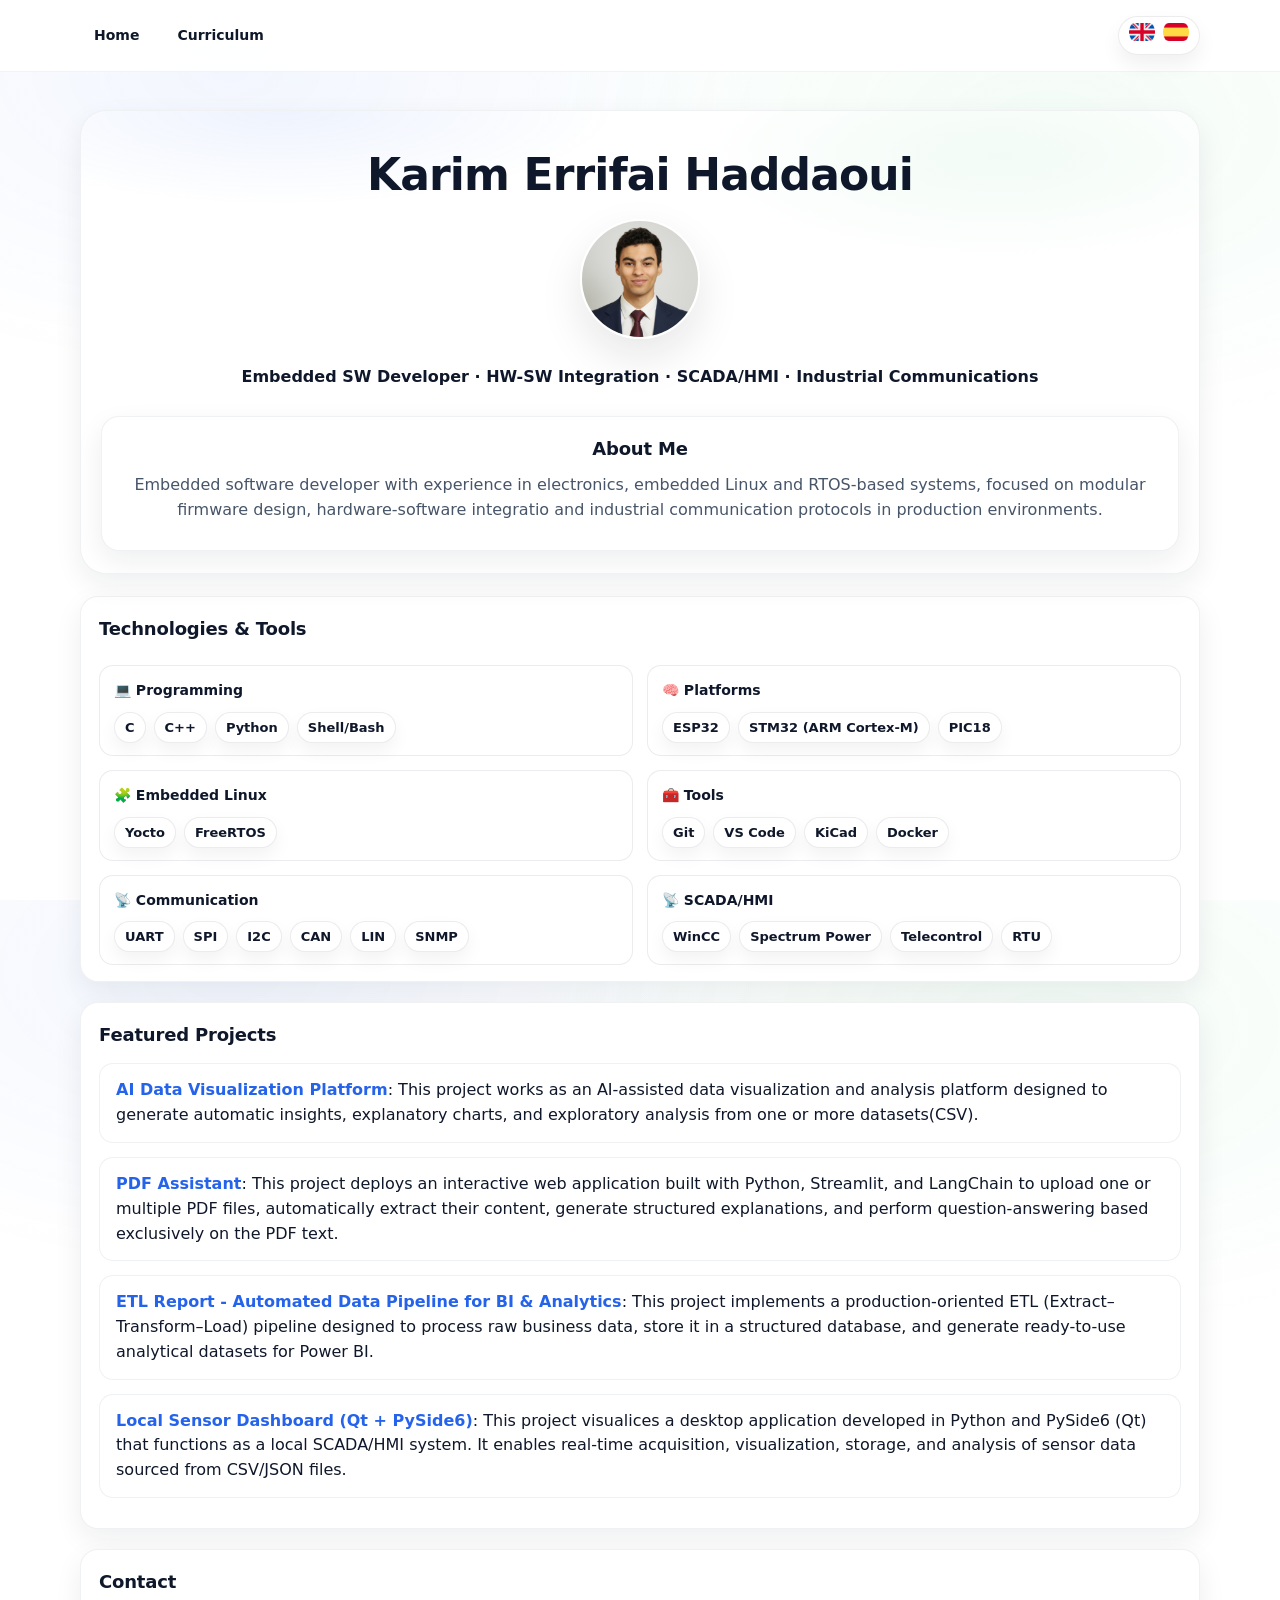
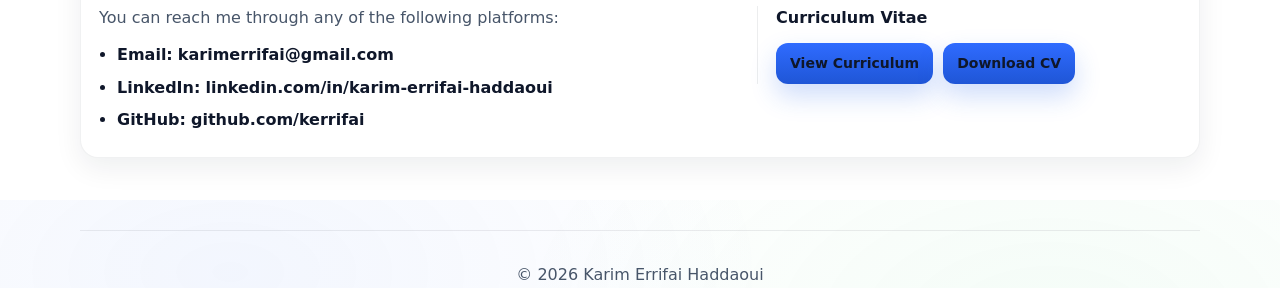
<file: index.html>
<!DOCTYPE html>
<html lang="en">

<head>
    <!--
    @file index.html
    @brief Main webpage of Karim Errifai Haddaoui - HW/SW Engineer.
    
    This is the main page for Karim Errifai Haddaoui's personal website. It includes navigation links to the curriculum and the home page.
    
    @section header Header Section
    This section contains the navigation menu with links to the home page and the curriculum page.

    @section content Main Content
    The content includes a brief introduction, an "About Me" section, and a link to view or download the full CV.

    @section footer Footer Section
    The footer contains the copyright notice.
    -->
    
    <meta charset="UTF-8">
    <!-- Google tag (gtag.js) -->
    <script async src="https://www.googletagmanager.com/gtag/js?id=G-5DJHTQZZD8"></script>
    <script>
    // GA4 initialization
    window.dataLayer = window.dataLayer || [];
    function gtag(){ dataLayer.push(arguments); }
    gtag('js', new Date());
    gtag('config', 'G-5DJHTQZZD8');

    // ----------- CUSTOM TRACKING -----------

    // Track CV PDF downloads
    function bindCvDownloadTracking() {
        const links = Array.from(document.querySelectorAll('a[href$=".pdf"], a[download]'));
        links.forEach(a => {
        a.addEventListener('click', () => {
            const lang = location.pathname.includes('/es/') ? 'es' :
                        location.pathname.includes('/en/') ? 'en' : 'unknown';
            gtag('event', 'download_cv', {
            file_name: (a.getAttribute('href') || '').split('/').pop() || 'unknown',
            page_path: location.pathname,
            page_title: document.title,
            // detect language from the link itself:
            language: (a.getAttribute('href') || '').includes('/es/') ? 'es' :
                        (a.getAttribute('href') || '').includes('/en/') ? 'en' : 'unknown',
            transport_type: 'beacon'
            });
        }, { passive: true });
        });
    }

    // Track clicks to the CV page
    function bindViewCvTracking() {
    document.querySelectorAll('a[href*="Curriculum.html"]').forEach(a => {
        a.addEventListener('click', () => {
        const lang = a.href.includes('/es/') ? 'es' :
                    a.href.includes('/en/') ? 'en' : 'unknown';
        gtag('event', 'view_cv_page', {
            link_href: a.getAttribute('href'),
            language: lang,
            page_path: location.pathname,
            transport_type: 'beacon'
        });
        }, { passive: true });
    });
    }

    // Init tracking when DOM is ready
    function initTracking() {
        bindCvDownloadTracking();
        bindViewCvTracking();
    }

    if (document.readyState === 'loading') {
        document.addEventListener('DOMContentLoaded', initTracking);
    } else {
        initTracking();
    }
    </script>

    <meta name="viewport" content="width=device-width, initial-scale=1.0">
    <title>Karim Errifai Haddaoui - Embedded Software Developer </title>
    <link href="styles/style.css" rel="stylesheet" type="text/css">
</head>
<body>
    <!-- Header section with navigation bar -->
    <header>
        <nav>
            <!-- Navigation menu list -->
            <ul>
                <li><a href="en/index.html">Home</a></li>
                <li><a href="pages/en/Curriculum.html">Curriculum</a></li>
            </ul>
             <!-- Language Switch Button -->
             <div class="language-selector">
                <a href="en/index.html"><img src="images/uk-flag.png" alt="English" class="flag"></a>
                <a href="es/index.html"><img src="images/spain-flag.png" alt="Español" class="flag"></a>
            </div>
        </nav>
    </header>
    
    <!-- Main content section of the page -->
    <main>
        <!-- Introduction section with name and profession -->
        <section class="intro">
            <h1>Karim Errifai Haddaoui</h1>

            <!-- Profile photo -->
            <img src="images/profile.png" alt="Profile of Karim Errifai Haddaoui" class="profile-photo">

            <p><strong>Embedded SW Developer · HW-SW Integration · SCADA/HMI · Industrial Communications </strong></p>

            <!-- "About Me" section -->
            <section class="about-me card">
                <h2>About Me</h2>
                <p>
                Embedded software developer with experience in electronics, embedded Linux and RTOS-based systems, focused on modular firmware design, hardware-software integratio and industrial communication protocols in production environments.
                </p>
            </section>

        </section>
        <div class="grid-layout">
            <!-- Curriculum section with download link and embedded PDF -->

            <section class="skills card">
                <div class="skills-head">
                    <h2>Technologies & Tools</h2>
                    <p class="skills-sub"></p>
                </div>

                <div class="skills-grid">
                    <div class="skill-block">
                        <h3>💻 Programming</h3>
                        <div class="skill-tags">
                            <span class="tag">C</span>
                            <span class="tag">C++</span>
                            <span class="tag">Python</span>
                            <span class="tag">Shell/Bash</span>
                        </div>
                    </div>

                    <div class="skill-block">
                        <h3>🧠 Platforms</h3>
                        <div class="skill-tags">
                            <span class="tag">ESP32</span>
                            <span class="tag">STM32 (ARM Cortex-M)</span>
                            <span class="tag">PIC18</span>
                        </div>
                    </div>

                    <div class="skill-block">
                        <h3>🧩 Embedded Linux</h3>
                        <div class="skill-tags">
                            <span class="tag"> Yocto </span>
                            <span class="tag">FreeRTOS</span>
                        </div>
                    </div>

                    <div class="skill-block">
                        <h3>🧰 Tools</h3>
                        <div class="skill-tags">
                            <span class="tag">Git</span>
                            <span class="tag">VS Code</span>
                            <span class="tag">KiCad</span>
                            <span class="tag">Docker</span>
                        </div>
                    </div>

                    <div class="skill-block">
                        <h3>📡 Communication</h3>
                        <div class="skill-tags">
                            <span class="tag">UART</span>
                            <span class="tag">SPI</span>
                            <span class="tag">I2C</span>
                            <span class="tag">CAN</span>
                            <span class="tag">LIN</span>
                            <span class="tag">SNMP</span>
                        </div>
                    </div>

                    <div class="skill-block">
                        <h3>📡 SCADA/HMI</h3>
                        <div class="skill-tags">
                            <span class="tag">WinCC</span>
                            <span class="tag">Spectrum Power</span>
                            <span class="tag">Telecontrol </span>
                            <span class="tag">RTU </span>
                        </div>
                    </div>
                </div>
            </section>

            
            <!-- "Clean" section -->
            <section class="clean">
            </section>

            <!-- Featured Projects section -->
            <section class="projects card">
                <h2>Featured Projects</h2>
                <ul>
                    <li>
                        <strong><a href="https://github.com/kerrifai/data_visualization" target="_blank">AI Data Visualization Platform</a></strong>: 
                        This project works as an AI-assisted data visualization and analysis platform designed to generate automatic insights, explanatory charts, and exploratory analysis from one or more datasets(CSV).
                    </li>
                    <li>
                        <strong><a href="https://github.com/kerrifai/pdf-assistant" target="_blank">PDF Assistant</a></strong>: 
                        This project deploys an interactive web application built with Python, Streamlit, and LangChain to upload one or multiple PDF files, automatically extract their content, generate structured explanations, and perform question-answering based exclusively on the PDF text.
                    </li>
                    <li>
                        <strong><a href="https://github.com/kerrifai/etl_report" target="_blank">ETL Report - Automated Data Pipeline for BI & Analytics</a></strong>: 
                        This project implements a production-oriented ETL (Extract–Transform–Load) pipeline designed to process raw business data, store it in a structured database, and generate ready-to-use analytical datasets for Power BI.                    
                    </li>
                    <li>
                        <strong><a href="https://github.com/kerrifai/local-sensors-dashboard" target="_blank">Local Sensor Dashboard (Qt + PySide6)</a></strong>: 
                        This project visualices a desktop application developed in Python and PySide6 (Qt) that functions as a local SCADA/HMI system. It enables real-time acquisition, visualization, storage, and analysis of sensor data sourced from CSV/JSON files.                    
                    </li>
                </ul>
            </section>
            <section class="contact card">
                <h2>Contact</h2>

                <div class="contact-grid">
                    <!-- LEFT: Contact -->
                    <div class="contact-col">
                        <p>You can reach me through any of the following platforms:</p>

                    <ul>
                        <li><strong>Email:</strong> <a href="mailto:karimerrifai@gmail.com">karimerrifai@gmail.com</a></li>
                        <li><strong>LinkedIn:</strong> <a href="https://www.linkedin.com/in/karim-errifai-haddaoui/" target="_blank">linkedin.com/in/karim-errifai-haddaoui</a></li>
                        <li><strong>GitHub:</strong> <a href="https://github.com/kerrifai" target="_blank">github.com/kerrifai</a></li>
                    </ul>
                    </div>

                <!-- RIGHT: Curriculum -->
                    <div class="cv-col">
                        <p><strong>Curriculum Vitae</strong></p>
                        <div class="cv-actions">
                            <a href="pages/en/Curriculum.html" class="btn">View Curriculum</a>
                            <a href="files/en/CV.pdf" download class="btn">Download CV</a>
                        </div>
                    </div>
                </div>
        </section>
        </div>
    </main>
    
    <!-- Footer section with copyright information -->
    <footer>
        <p>&copy; 2026 Karim Errifai Haddaoui</p>
    </footer>
</body>
</html>
</file>
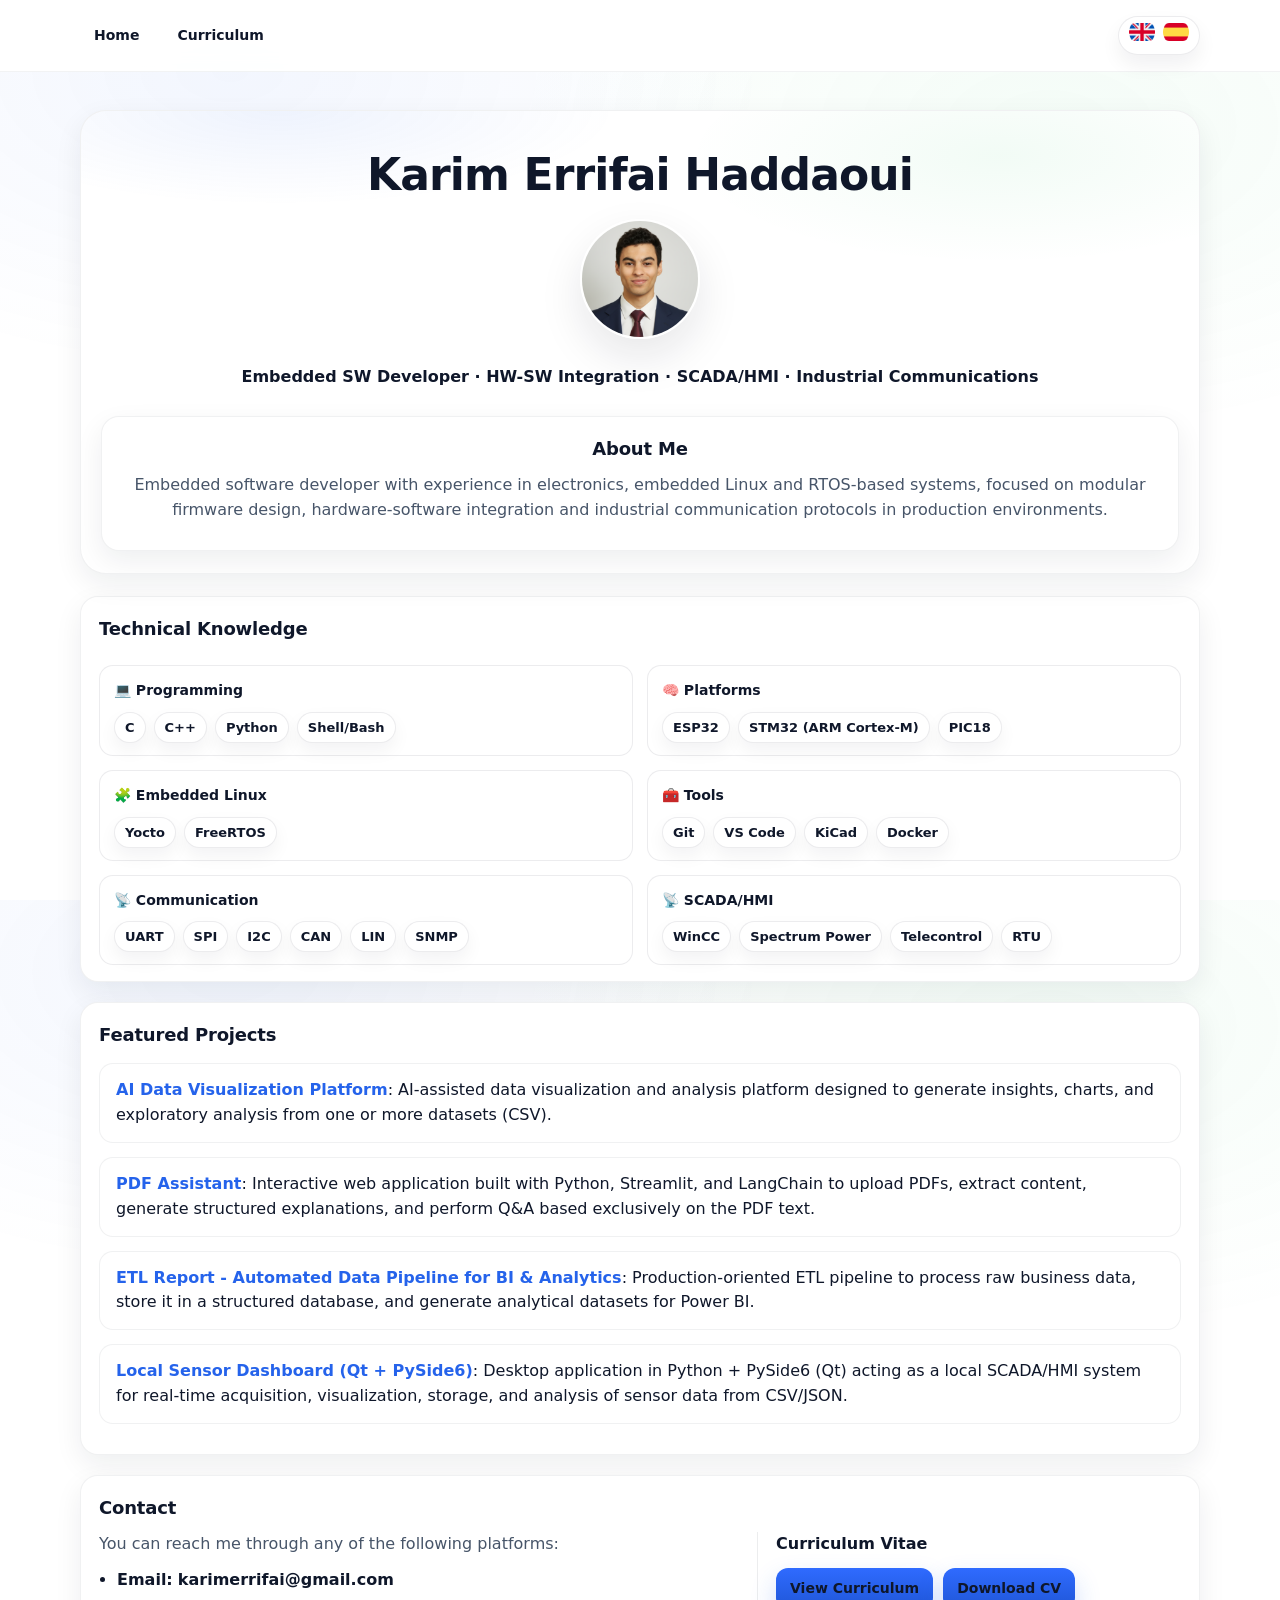
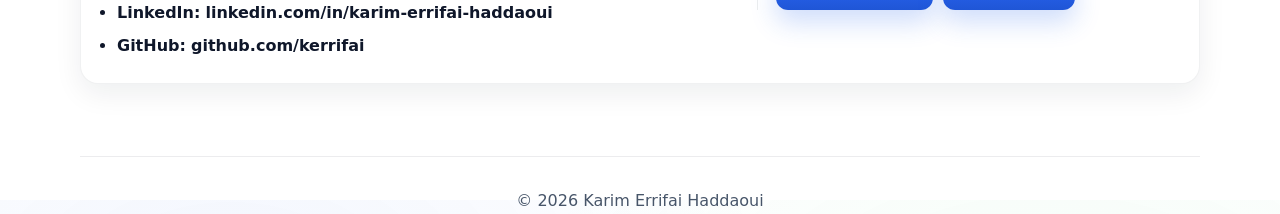
<file: en/index.html>
<!DOCTYPE html>
<html lang="en">
<head>
  <meta charset="UTF-8">

  <!-- Google tag (gtag.js) -->
  <script async src="https://www.googletagmanager.com/gtag/js?id=G-5DJHTQZZD8"></script>
  <script>
    // GA4 initialization
    window.dataLayer = window.dataLayer || [];
    function gtag(){ dataLayer.push(arguments); }
    gtag('js', new Date());
    gtag('config', 'G-5DJHTQZZD8');

    // ----------- CUSTOM TRACKING -----------

    // Track CV PDF downloads
    function bindCvDownloadTracking() {
      const links = Array.from(document.querySelectorAll('a[href$=".pdf"], a[download]'));
      links.forEach(a => {
        a.addEventListener('click', () => {
          gtag('event', 'download_cv', {
            file_name: (a.getAttribute('href') || '').split('/').pop() || 'unknown',
            page_path: location.pathname,
            page_title: document.title,
            language: (a.getAttribute('href') || '').includes('/es/') ? 'es' :
                      (a.getAttribute('href') || '').includes('/en/') ? 'en' : 'unknown',
            transport_type: 'beacon'
          });
        }, { passive: true });
      });
    }

    // Track clicks to the CV page
    function bindViewCvTracking() {
      document.querySelectorAll('a[href*="Curriculum.html"]').forEach(a => {
        a.addEventListener('click', () => {
          const lang = a.href.includes('/es/') ? 'es' :
                       a.href.includes('/en/') ? 'en' : 'unknown';
          gtag('event', 'view_cv_page', {
            link_href: a.getAttribute('href'),
            language: lang,
            page_path: location.pathname,
            transport_type: 'beacon'
          });
        }, { passive: true });
      });
    }

    function initTracking() {
      bindCvDownloadTracking();
      bindViewCvTracking();
    }

    if (document.readyState === 'loading') {
      document.addEventListener('DOMContentLoaded', initTracking);
    } else {
      initTracking();
    }
  </script>

  <meta name="viewport" content="width=device-width, initial-scale=1.0">
  <title>Karim Errifai Haddaoui - Embedded Software Developer</title>

  <!-- IMPORTANT: absolute path so it works under /en/ -->
  <link href="/styles/style.css" rel="stylesheet" type="text/css">
</head>

<body>
  <header>
    <nav>
      <ul>
        <!-- IMPORTANT: absolute path -->
        <li><a href="/en/">Home</a></li>
        <li><a href="/pages/en/Curriculum.html">Curriculum</a></li>
      </ul>

      <div class="language-selector">
        <!-- IMPORTANT: absolute paths -->
        <a href="/en/"><img src="/images/uk-flag.png" alt="English" class="flag"></a>
        <a href="/es/"><img src="/images/spain-flag.png" alt="Español" class="flag"></a>
      </div>
    </nav>
  </header>

  <main>
    <section class="intro">
      <h1>Karim Errifai Haddaoui</h1>

      <!-- IMPORTANT: absolute path -->
      <img src="/images/profile.png" alt="Profile of Karim Errifai Haddaoui" class="profile-photo">

      <p><strong>Embedded SW Developer · HW-SW Integration · SCADA/HMI · Industrial Communications</strong></p>

      <section class="about-me card">
        <h2>About Me</h2>
        <p>
          Embedded software developer with experience in electronics, embedded Linux and RTOS-based systems,
          focused on modular firmware design, hardware-software integration and industrial communication protocols
          in production environments.
        </p>
      </section>
    </section>

    <div class="grid-layout">
      <section class="skills card">
        <div class="skills-head">
          <h2>Technical Knowledge</h2>
          <p class="skills-sub"></p>
        </div>

        <div class="skills-grid">
          <div class="skill-block">
            <h3>💻 Programming</h3>
            <div class="skill-tags">
              <span class="tag">C</span>
              <span class="tag">C++</span>
              <span class="tag">Python</span>
              <span class="tag">Shell/Bash</span>
            </div>
          </div>

          <div class="skill-block">
            <h3>🧠 Platforms</h3>
            <div class="skill-tags">
              <span class="tag">ESP32</span>
              <span class="tag">STM32 (ARM Cortex-M)</span>
              <span class="tag">PIC18</span>
            </div>
          </div>

          <div class="skill-block">
            <h3>🧩 Embedded Linux</h3>
            <div class="skill-tags">
              <span class="tag">Yocto</span>
              <span class="tag">FreeRTOS</span>
            </div>
          </div>

          <div class="skill-block">
            <h3>🧰 Tools</h3>
            <div class="skill-tags">
              <span class="tag">Git</span>
              <span class="tag">VS Code</span>
              <span class="tag">KiCad</span>
              <span class="tag">Docker</span>
            </div>
          </div>

          <div class="skill-block">
            <h3>📡 Communication</h3>
            <div class="skill-tags">
              <span class="tag">UART</span>
              <span class="tag">SPI</span>
              <span class="tag">I2C</span>
              <span class="tag">CAN</span>
              <span class="tag">LIN</span>
              <span class="tag">SNMP</span>
            </div>
          </div>

          <div class="skill-block">
            <h3>📡 SCADA/HMI</h3>
            <div class="skill-tags">
              <span class="tag">WinCC</span>
              <span class="tag">Spectrum Power</span>
              <span class="tag">Telecontrol</span>
              <span class="tag">RTU</span>
            </div>
          </div>
        </div>
      </section>

      <section class="clean"></section>

      <section class="projects card">
        <h2>Featured Projects</h2>
        <ul>
          <li>
            <strong><a href="https://github.com/kerrifai/data_visualization" target="_blank" rel="noopener">AI Data Visualization Platform</a></strong>:
            AI-assisted data visualization and analysis platform designed to generate insights, charts, and exploratory analysis from one or more datasets (CSV).
          </li>
          <li>
            <strong><a href="https://github.com/kerrifai/pdf-assistant" target="_blank" rel="noopener">PDF Assistant</a></strong>:
            Interactive web application built with Python, Streamlit, and LangChain to upload PDFs, extract content, generate structured explanations, and perform Q&A based exclusively on the PDF text.
          </li>
          <li>
            <strong><a href="https://github.com/kerrifai/etl_report" target="_blank" rel="noopener">ETL Report - Automated Data Pipeline for BI & Analytics</a></strong>:
            Production-oriented ETL pipeline to process raw business data, store it in a structured database, and generate analytical datasets for Power BI.
          </li>
          <li>
            <strong><a href="https://github.com/kerrifai/local-sensors-dashboard" target="_blank" rel="noopener">Local Sensor Dashboard (Qt + PySide6)</a></strong>:
            Desktop application in Python + PySide6 (Qt) acting as a local SCADA/HMI system for real-time acquisition, visualization, storage, and analysis of sensor data from CSV/JSON.
          </li>
        </ul>
      </section>

      <section class="contact card">
        <h2>Contact</h2>

        <div class="contact-grid">
          <div class="contact-col">
            <p>You can reach me through any of the following platforms:</p>
            <ul>
              <li><strong>Email:</strong> <a href="mailto:karimerrifai@gmail.com">karimerrifai@gmail.com</a></li>
              <li><strong>LinkedIn:</strong> <a href="https://www.linkedin.com/in/karim-errifai-haddaoui/" target="_blank" rel="noopener">linkedin.com/in/karim-errifai-haddaoui</a></li>
              <li><strong>GitHub:</strong> <a href="https://github.com/kerrifai" target="_blank" rel="noopener">github.com/kerrifai</a></li>
            </ul>
          </div>

          <div class="cv-col">
            <p><strong>Curriculum Vitae</strong></p>
            <div class="cv-actions">
              <!-- IMPORTANT: absolute paths -->
              <a href="/pages/en/Curriculum.html" class="btn">View Curriculum</a>
              <a href="/files/en/CV.pdf" download class="btn">Download CV</a>
            </div>
          </div>
        </div>
      </section>
    </div>
  </main>

  <footer>
    <p>&copy; 2026 Karim Errifai Haddaoui</p>
  </footer>
</body>
</html>
</file>
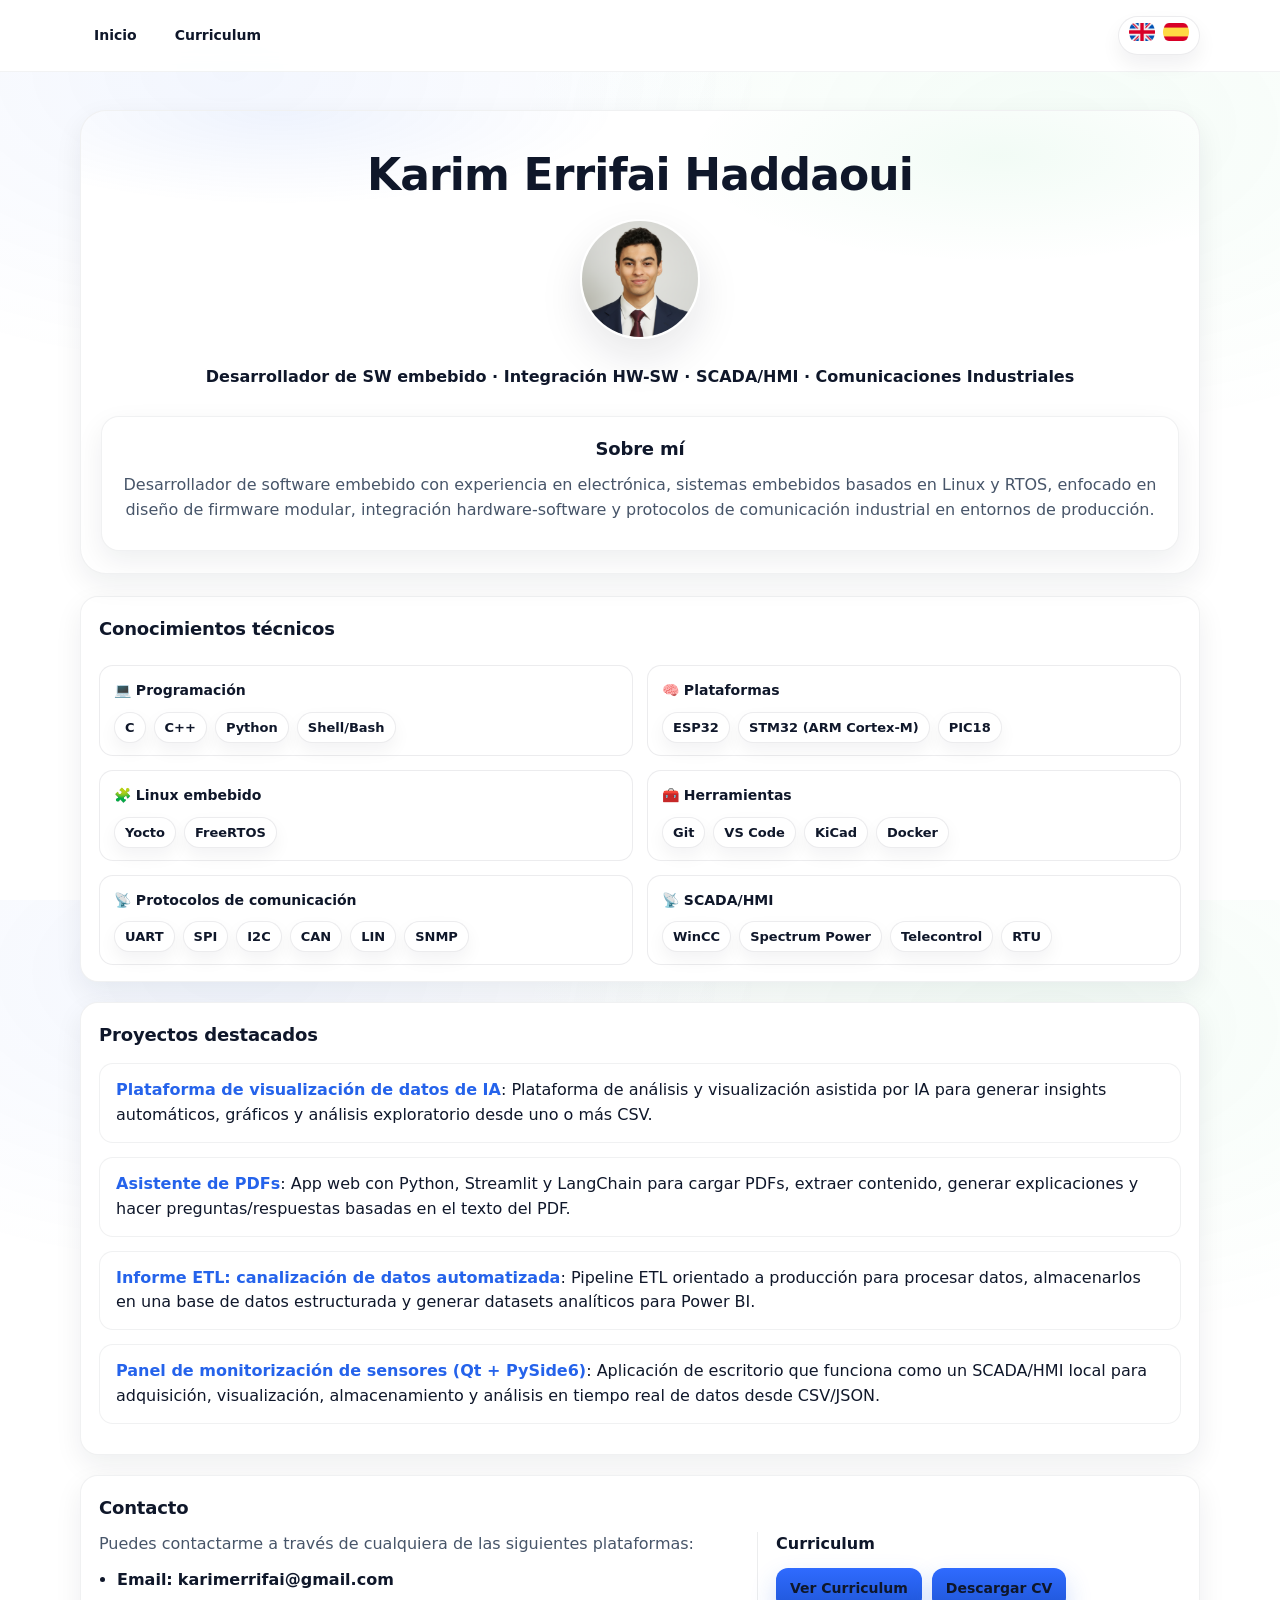
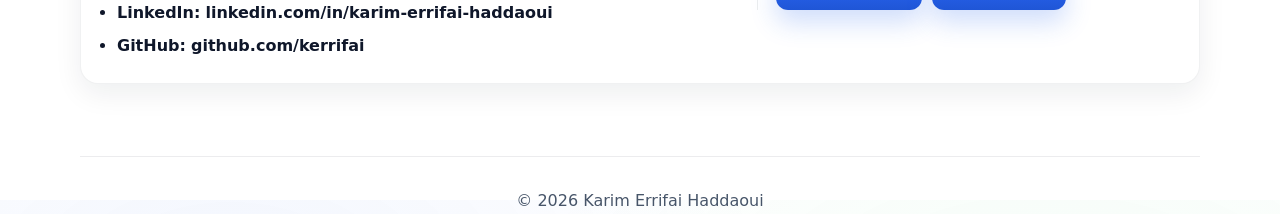
<file: es/index.html>
<!DOCTYPE html>
<html lang="es">
<head>
  <meta charset="UTF-8">

  <!-- Google tag (gtag.js) -->
  <script async src="https://www.googletagmanager.com/gtag/js?id=G-5DJHTQZZD8"></script>
  <script>
    // GA4 initialization
    window.dataLayer = window.dataLayer || [];
    function gtag(){ dataLayer.push(arguments); }
    gtag('js', new Date());
    gtag('config', 'G-5DJHTQZZD8');

    // ----------- CUSTOM TRACKING -----------

    function bindCvDownloadTracking() {
      const links = Array.from(document.querySelectorAll('a[href$=".pdf"], a[download]'));
      links.forEach(a => {
        a.addEventListener('click', () => {
          gtag('event', 'download_cv', {
            file_name: (a.getAttribute('href') || '').split('/').pop() || 'unknown',
            page_path: location.pathname,
            page_title: document.title,
            language: (a.getAttribute('href') || '').includes('/es/') ? 'es' :
                      (a.getAttribute('href') || '').includes('/en/') ? 'en' : 'unknown',
            transport_type: 'beacon'
          });
        }, { passive: true });
      });
    }

    function bindViewCvTracking() {
      document.querySelectorAll('a[href*="Curriculum.html"]').forEach(a => {
        a.addEventListener('click', () => {
          const lang = a.href.includes('/es/') ? 'es' :
                       a.href.includes('/en/') ? 'en' : 'unknown';
          gtag('event', 'view_cv_page', {
            link_href: a.getAttribute('href'),
            language: lang,
            page_path: location.pathname,
            transport_type: 'beacon'
          });
        }, { passive: true });
      });
    }

    function initTracking() {
      bindCvDownloadTracking();
      bindViewCvTracking();
    }

    if (document.readyState === 'loading') {
      document.addEventListener('DOMContentLoaded', initTracking);
    } else {
      initTracking();
    }
  </script>

  <meta name="viewport" content="width=device-width, initial-scale=1.0">
  <title>Karim Errifai Haddaoui - Desarrollador de Software Embebido</title>

  <!-- IMPORTANT: absolute path so it works under /es/ -->
  <link href="/styles/style.css" rel="stylesheet" type="text/css">
</head>

<body>
  <header>
    <nav>
      <ul>
        <li><a href="/es/">Inicio</a></li>
        <li><a href="/pages/es/Curriculum.html">Curriculum</a></li>
      </ul>

      <div class="language-selector">
        <a href="/en/"><img src="/images/uk-flag.png" alt="English" class="flag"></a>
        <a href="/es/"><img src="/images/spain-flag.png" alt="Español" class="flag"></a>
      </div>
    </nav>
  </header>

  <main>
    <section class="intro">
      <h1>Karim Errifai Haddaoui</h1>

      <img src="/images/profile.png" alt="Perfil de Karim Errifai Haddaoui" class="profile-photo">

      <p><strong>Desarrollador de SW embebido · Integración HW-SW · SCADA/HMI · Comunicaciones Industriales</strong></p>

      <section class="about-me card">
        <h2>Sobre mí</h2>
        <p>
          Desarrollador de software embebido con experiencia en electrónica, sistemas embebidos basados en Linux y RTOS,
          enfocado en diseño de firmware modular, integración hardware-software y protocolos de comunicación industrial en entornos de producción.
        </p>
      </section>
    </section>

    <div class="grid-layout">
      <section class="skills card">
        <div class="skills-head">
          <h2>Conocimientos técnicos</h2>
          <p class="skills-sub"></p>
        </div>

        <div class="skills-grid">
          <div class="skill-block">
            <h3>💻 Programación</h3>
            <div class="skill-tags">
              <span class="tag">C</span>
              <span class="tag">C++</span>
              <span class="tag">Python</span>
              <span class="tag">Shell/Bash</span>
            </div>
          </div>

          <div class="skill-block">
            <h3>🧠 Plataformas</h3>
            <div class="skill-tags">
              <span class="tag">ESP32</span>
              <span class="tag">STM32 (ARM Cortex-M)</span>
              <span class="tag">PIC18</span>
            </div>
          </div>

          <div class="skill-block">
            <h3>🧩 Linux embebido</h3>
            <div class="skill-tags">
              <span class="tag">Yocto</span>
              <span class="tag">FreeRTOS</span>
            </div>
          </div>

          <div class="skill-block">
            <h3>🧰 Herramientas</h3>
            <div class="skill-tags">
              <span class="tag">Git</span>
              <span class="tag">VS Code</span>
              <span class="tag">KiCad</span>
              <span class="tag">Docker</span>
            </div>
          </div>

          <div class="skill-block">
            <h3>📡 Protocolos de comunicación</h3>
            <div class="skill-tags">
              <span class="tag">UART</span>
              <span class="tag">SPI</span>
              <span class="tag">I2C</span>
              <span class="tag">CAN</span>
              <span class="tag">LIN</span>
              <span class="tag">SNMP</span>
            </div>
          </div>

          <div class="skill-block">
            <h3>📡 SCADA/HMI</h3>
            <div class="skill-tags">
              <span class="tag">WinCC</span>
              <span class="tag">Spectrum Power</span>
              <span class="tag">Telecontrol</span>
              <span class="tag">RTU</span>
            </div>
          </div>
        </div>
      </section>

      <section class="clean"></section>

      <section class="projects card">
        <h2>Proyectos destacados</h2>
        <ul>
          <li>
            <strong><a href="https://github.com/kerrifai/data_visualization" target="_blank" rel="noopener">Plataforma de visualización de datos de IA</a></strong>:
            Plataforma de análisis y visualización asistida por IA para generar insights automáticos, gráficos y análisis exploratorio desde uno o más CSV.
          </li>
          <li>
            <strong><a href="https://github.com/kerrifai/pdf-assistant" target="_blank" rel="noopener">Asistente de PDFs</a></strong>:
            App web con Python, Streamlit y LangChain para cargar PDFs, extraer contenido, generar explicaciones y hacer preguntas/respuestas basadas en el texto del PDF.
          </li>
          <li>
            <strong><a href="https://github.com/kerrifai/etl_report" target="_blank" rel="noopener">Informe ETL: canalización de datos automatizada</a></strong>:
            Pipeline ETL orientado a producción para procesar datos, almacenarlos en una base de datos estructurada y generar datasets analíticos para Power BI.
          </li>
          <li>
            <strong><a href="https://github.com/kerrifai/local-sensors-dashboard" target="_blank" rel="noopener">Panel de monitorización de sensores (Qt + PySide6)</a></strong>:
            Aplicación de escritorio que funciona como un SCADA/HMI local para adquisición, visualización, almacenamiento y análisis en tiempo real de datos desde CSV/JSON.
          </li>
        </ul>
      </section>

      <section class="contact card">
        <h2>Contacto</h2>

        <div class="contact-grid">
          <div class="contact-col">
            <p>Puedes contactarme a través de cualquiera de las siguientes plataformas:</p>
            <ul>
              <li><strong>Email:</strong> <a href="mailto:karimerrifai@gmail.com">karimerrifai@gmail.com</a></li>
              <li><strong>LinkedIn:</strong> <a href="https://www.linkedin.com/in/karim-errifai-haddaoui/" target="_blank" rel="noopener">linkedin.com/in/karim-errifai-haddaoui</a></li>
              <li><strong>GitHub:</strong> <a href="https://github.com/kerrifai" target="_blank" rel="noopener">github.com/kerrifai</a></li>
            </ul>
          </div>

          <div class="cv-col">
            <p><strong>Curriculum</strong></p>
            <div class="cv-actions">
              <!-- IMPORTANT: Spanish links to Spanish pages/files -->
              <a href="/pages/es/Curriculum.html" class="btn">Ver Curriculum</a>
              <a href="/files/es/CV.pdf" download class="btn">Descargar CV</a>
            </div>
          </div>
        </div>
      </section>
    </div>
  </main>

  <footer>
    <p>&copy; 2026 Karim Errifai Haddaoui</p>
  </footer>
</body>
</html>
</file>
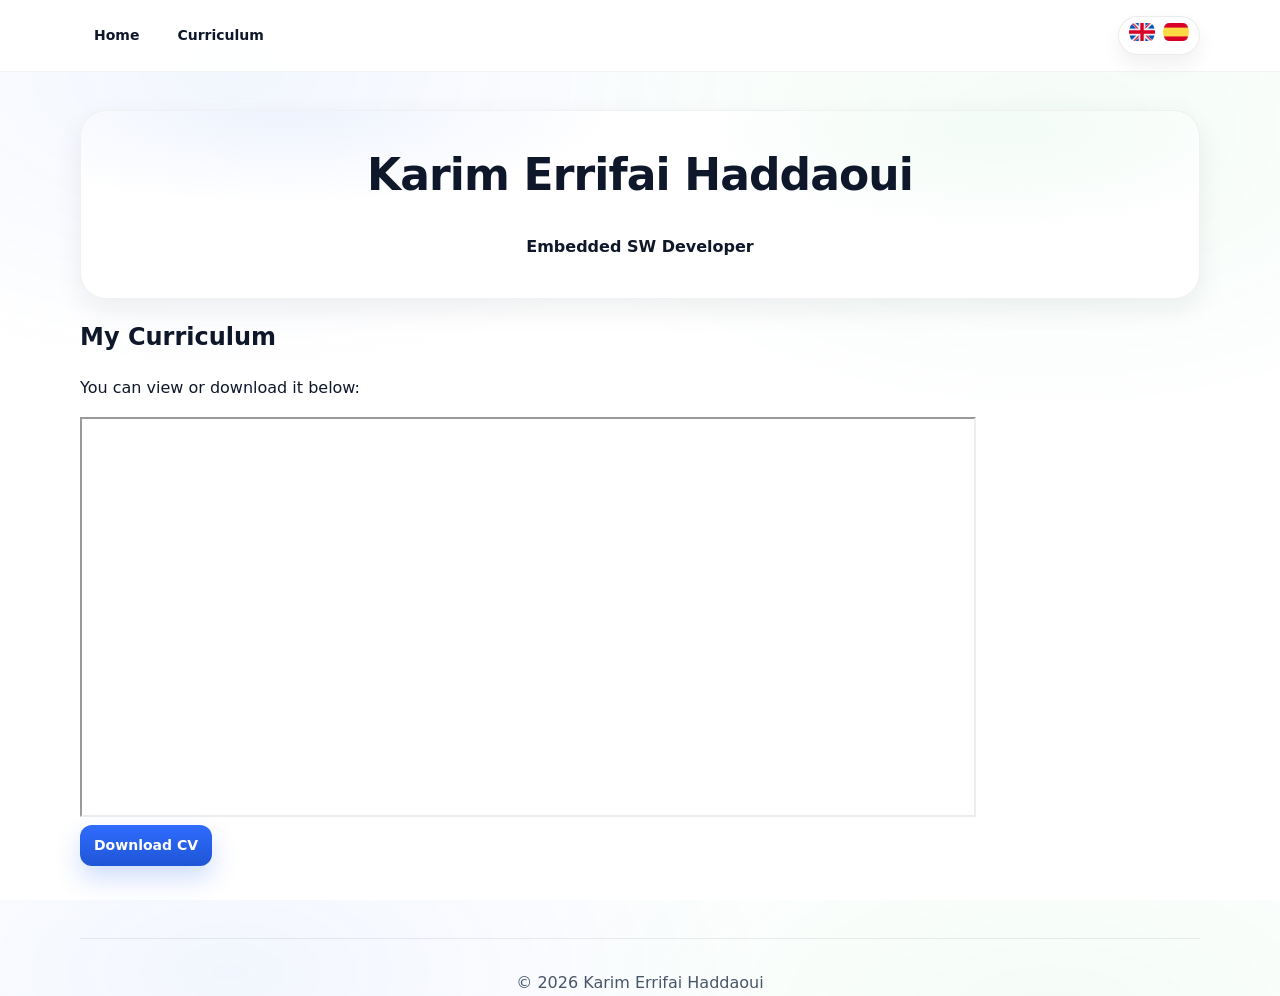
<file: pages/en/Curriculum.html>
<!DOCTYPE html>
<html lang="en">
<head>
    <!--
    @file Curriculum.html
    @brief Curriculum page for Karim Errifai Haddaoui.
    
    This page contains an embedded PDF of the curriculum of Karim Errifai Haddaoui, along with a link to download the full CV.
    
    @section header Header Section
    This section contains the navigation menu with links to the home page and the curriculum page.

    @section content Main Content
    The content includes an embedded view of the CV as a PDF and a download link.
    
    @section footer Footer Section
    The footer contains the copyright notice.
    -->

    <meta charset="UTF-8">
    <!-- Google tag (gtag.js) -->
    <script async src="https://www.googletagmanager.com/gtag/js?id=G-5DJHTQZZD8"></script>
    <script>
    // GA4 initialization
    window.dataLayer = window.dataLayer || [];
    function gtag(){ dataLayer.push(arguments); }
    gtag('js', new Date());
    gtag('config', 'G-5DJHTQZZD8');

    // ----------- CUSTOM TRACKING -----------

    // Track CV PDF downloads
    function bindCvDownloadTracking() {
        const links = Array.from(document.querySelectorAll('a[href$=".pdf"], a[download]'));
        links.forEach(a => {
        a.addEventListener('click', () => {
            const lang = location.pathname.includes('/es/') ? 'es' :
                        location.pathname.includes('/en/') ? 'en' : 'unknown';
            gtag('event', 'download_cv', {
            file_name: (a.getAttribute('href') || '').split('/').pop() || 'unknown',
            page_path: location.pathname,
            page_title: document.title,
            // detect language from the link itself:
            language: (a.getAttribute('href') || '').includes('/es/') ? 'es' :
                        (a.getAttribute('href') || '').includes('/en/') ? 'en' : 'unknown',
            transport_type: 'beacon'
            });
        }, { passive: true });
        });
    }

    // Track clicks to the CV page
    function bindViewCvTracking() {
    document.querySelectorAll('a[href*="Curriculum.html"]').forEach(a => {
        a.addEventListener('click', () => {
        const lang = a.href.includes('/es/') ? 'es' :
                    a.href.includes('/en/') ? 'en' : 'unknown';
        gtag('event', 'view_cv_page', {
            link_href: a.getAttribute('href'),
            language: lang,
            page_path: location.pathname,
            transport_type: 'beacon'
        });
        }, { passive: true });
    });
    }

    // Init tracking when DOM is ready
    function initTracking() {
        bindCvDownloadTracking();
        bindViewCvTracking();
    }

    if (document.readyState === 'loading') {
        document.addEventListener('DOMContentLoaded', initTracking);
    } else {
        initTracking();
    }
    </script>

    <meta name="viewport" content="width=device-width, initial-scale=1.0">
    <title>Karim Errifai Haddaoui - Embedded SW Developer</title>
    <link href="../../styles/style.css" rel="stylesheet" type="text/css">
</head>
<body>
    <!-- Header section with navigation bar -->
    <header>
        <nav>
            <!-- Navigation menu list -->
            <ul>
                <li><a href="../../en/index.html">Home</a></li>
                <li><a href="Curriculum.html">Curriculum</a></li>
            </ul>
            <!-- Language Switch Button -->
            <div class="language-selector">
                <a href="Curriculum.html"><img src="../../images/uk-flag.png" alt="English" class="flag"></a>
                <a href="../es/Curriculum.html"><img src="../../images/spain-flag.png" alt="Español" class="flag"></a>
            </div>
        </nav>
    </header>
    
    <!-- Main content section of the page -->
    <main>
        <!-- Introduction section with name and profession -->
        <section class="intro">
            <h1>Karim Errifai Haddaoui</h1>
            <p><strong>Embedded SW Developer</strong></p>
        </section>
        
        <!-- Curriculum section with embedded PDF and download link -->
        <section class="cv">
            <h2>My Curriculum</h2>
            <p>You can view or download it below:</p>
            
            <!-- Embedded PDF of the curriculum -->
            <div class="pdf-container">
                <iframe src="../../files/en/CV.pdf" width="80%" height="400px"></iframe>
            </div>
            
            <!-- Download link for the curriculum -->
            <a href="../../files/en/CV.pdf" download class="btn">Download CV</a>
        </section>
    </main>
    
    <!-- Footer section with copyright information -->
    <footer>
        <p>&copy; 2026 Karim Errifai Haddaoui</p>
    </footer>
</body>
</html>
</file>
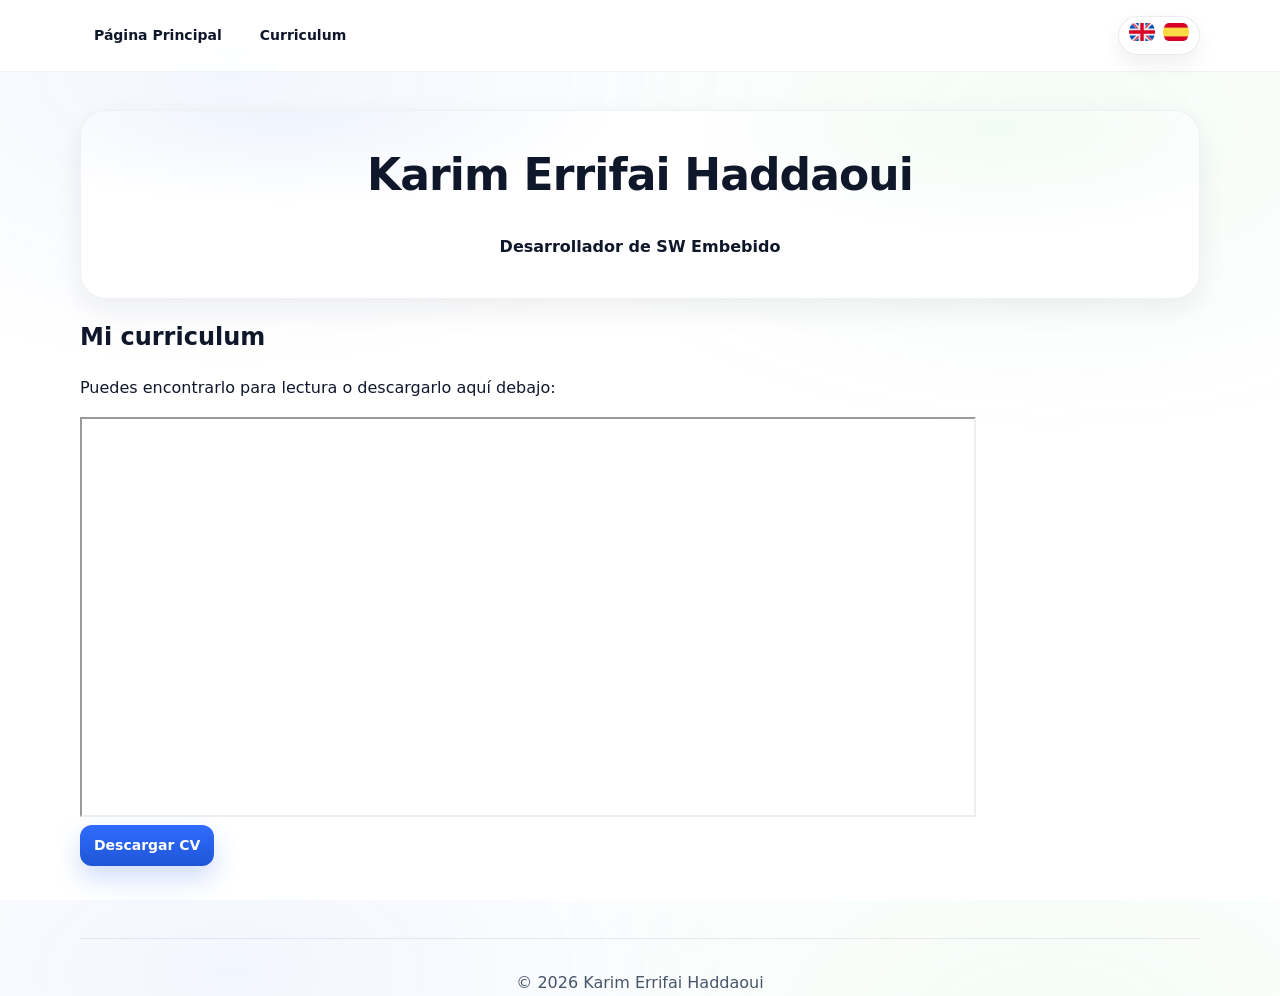
<file: pages/es/Curriculum.html>
<!DOCTYPE html>
<html lang="en">
<head>
    <!--
    @file Curriculum.html
    @brief Curriculum page for Karim Errifai Hadddaoui.
    
    This page contains an embedded PDF of the curriculum of Karim Errifai Haddaoui, along with a link to download the full CV.
    
    @section header Header Section
    This section contains the navigation menu with links to the home page and the curriculum page.

    @section content Main Content
    The content includes an embedded view of the CV as a PDF and a download link.
    
    @section footer Footer Section
    The footer contains the copyright notice.
    -->

    <meta charset="UTF-8">
    <!-- Google tag (gtag.js) -->
    <script async src="https://www.googletagmanager.com/gtag/js?id=G-5DJHTQZZD8"></script>
    <script>
    // GA4 initialization
    window.dataLayer = window.dataLayer || [];
    function gtag(){ dataLayer.push(arguments); }
    gtag('js', new Date());
    gtag('config', 'G-5DJHTQZZD8');

    // ----------- CUSTOM TRACKING -----------

    // Track CV PDF downloads
    function bindCvDownloadTracking() {
        const links = Array.from(document.querySelectorAll('a[href$=".pdf"], a[download]'));
        links.forEach(a => {
        a.addEventListener('click', () => {
            const lang = location.pathname.includes('/es/') ? 'es' :
                        location.pathname.includes('/en/') ? 'en' : 'unknown';
            gtag('event', 'download_cv', {
            file_name: (a.getAttribute('href') || '').split('/').pop() || 'unknown',
            page_path: location.pathname,
            page_title: document.title,
            // detect language from the link itself:
            language: (a.getAttribute('href') || '').includes('/es/') ? 'es' :
                        (a.getAttribute('href') || '').includes('/en/') ? 'en' : 'unknown',
            transport_type: 'beacon'
            });
        }, { passive: true });
        });
    }

    // Track clicks to the CV page
    function bindViewCvTracking() {
    document.querySelectorAll('a[href*="Curriculum.html"]').forEach(a => {
        a.addEventListener('click', () => {
        const lang = a.href.includes('/es/') ? 'es' :
                    a.href.includes('/en/') ? 'en' : 'unknown';
        gtag('event', 'view_cv_page', {
            link_href: a.getAttribute('href'),
            language: lang,
            page_path: location.pathname,
            transport_type: 'beacon'
        });
        }, { passive: true });
    });
    }

    // Init tracking when DOM is ready
    function initTracking() {
        bindCvDownloadTracking();
        bindViewCvTracking();
    }

    if (document.readyState === 'loading') {
        document.addEventListener('DOMContentLoaded', initTracking);
    } else {
        initTracking();
    }
    </script>

    <meta name="viewport" content="width=device-width, initial-scale=1.0">
    <title>Karim Errifai Haddaoui - Desarrollador de SW Embebido</title>
    <link href="../../styles/style.css" rel="stylesheet" type="text/css">
</head>
<body>
    <!-- Header section with navigation bar -->
    <header>
        <nav>
            <!-- Navigation menu list -->
            <ul>
                <li><a href="../../es/index.html">Página Principal</a></li>
                <li><a href="Curriculum.html">Curriculum</a></li>
            </ul>
            <!-- Language Switch Button -->
            <div class="language-selector">
                <a href="../en/Curriculum.html"><img src="../../images/uk-flag.png" alt="English" class="flag"></a>
                <a href="Curriculum.html"><img src="../../images/spain-flag.png" alt="Español" class="flag"></a>
            </div>
        </nav>
    </header>
    
    <!-- Main content section of the page -->
    <main>
        <!-- Introduction section with name and profession -->
        <section class="intro">
            <h1>Karim Errifai Haddaoui</h1>
            <p><strong>Desarrollador de SW Embebido</strong></p>
        </section>
        
        <!-- Curriculum section with embedded PDF and download link -->
        <section class="cv">
            <h2>Mi curriculum</h2>
            <p>Puedes encontrarlo para lectura o descargarlo aquí debajo:</p>
            
            <!-- Embedded PDF of the curriculum -->
            <div class="pdf-container">
                <iframe src="../../files/es/CV.pdf" width="80%" height="400px"></iframe>
            </div>
            
            <!-- Download link for the curriculum -->
            <a href="../../files/es/CV.pdf" download class="btn">Descargar CV</a>
        </section>
    </main>
    
    <!-- Footer section with copyright information -->
    <footer>
        <p>&copy; 2026 Karim Errifai Haddaoui</p>
    </footer>
</body>
</html>
</file>
<file: styles/style.css>
:root{
  --container: 1120px;
  --radius: 18px;
  --radius2: 26px;

  --text: #0f172a;
  --muted: #475569;

  --border: rgba(15,23,42,.08);
  --border2: rgba(15,23,42,.06);

  --card: #ffffff;
  --card2: #fbfcff;

  --brand: #2563eb;
  --brand-soft: rgba(37,99,235,.08);

  --shadow: 0 10px 28px rgba(15,23,42,.07);
  --shadow2: 0 18px 44px rgba(15,23,42,.10);

  --navH: 72px;

  --font: ui-sans-serif, system-ui, -apple-system, "Segoe UI",
          Roboto, Arial, "Noto Sans";
}

*{ box-sizing:border-box; }
html,body{ height:100%; }

body{
  margin:0;
  font-family: var(--font);
  color: var(--text);
  line-height: 1.55;
  -webkit-font-smoothing: antialiased;

  /* ✅ Fondo blanco, pero con “toque pro” muy sutil (no gris) */
  background:
    radial-gradient(900px 500px at 18% 8%, rgba(37,99,235,.06), transparent 60%),
    radial-gradient(900px 520px at 82% 14%, rgba(34,197,94,.05), transparent 60%),
    #ffffff;
}

a{ color: inherit; text-decoration:none; }
a:hover{ text-decoration:none; }

::selection{ background: rgba(37,99,235,.18); }

/* =========================
   NAVBAR — white, clean
========================= */
header{
  position: sticky;
  top: 0;
  z-index: 1000;
  height: var(--navH);
  display:flex;
  align-items:center;

  background: rgba(255,255,255,.92);
  border-bottom: 1px solid rgba(15,23,42,.05);
  backdrop-filter: blur(8px);
  -webkit-backdrop-filter: blur(8px);
}

/* Si te aparece una franja oscura arriba, esto la elimina */
header, nav{ box-shadow: none !important; }

nav{
  width: min(var(--container), calc(100% - 32px));
  margin: 0 auto;
  display:flex;
  align-items:center;
  justify-content: space-between;
  gap: 14px;
}

nav ul{
  list-style:none;
  margin:0;
  padding:0;
  display:flex;
  gap: 10px;
}

nav ul li a{
  padding: 10px 14px;
  border-radius: 12px;
  font-weight: 800;
  font-size: 14px;
  color: var(--text);
  transition: background .15s ease, transform .15s ease;
}

nav ul li a:hover{
  background: var(--brand-soft);
  transform: translateY(-1px);
}

/* Language selector */
.language-selector{
  display:flex;
  gap: 8px;
  padding: 6px 10px;
  border-radius: 999px;
  border: 1px solid var(--border);
  background: #fff;
  box-shadow: 0 10px 20px rgba(15,23,42,.06);
}

.flag{
  width: 26px;
  height: 18px;
  border-radius: 6px;
  object-fit: cover;
  transition: transform .15s ease;
}
.flag:hover{ transform: translateY(-1px) scale(1.05); }

/* =========================
   MAIN / HERO
========================= */
main{
  width: min(var(--container), calc(100% - 32px));
  margin: 0 auto;
  padding: 28px 0 48px;
}

.intro{
  position: relative;
  display:flex;
  flex-direction: column;
  align-items:center;
  text-align:center;
  gap: 10px;

  padding: 30px 20px 22px;
  margin-top: 10px;

  background: #fff;
  border: 1px solid var(--border2);
  border-radius: var(--radius2);
  box-shadow: var(--shadow);
  overflow: hidden;
}

/* ✅ highlight muy suave, sin “gris” */
.intro::before{
  content:"";
  position:absolute;
  inset:-2px;
  background:
    radial-gradient(560px 160px at 18% 0%, rgba(37,99,235,.08), transparent 60%),
    radial-gradient(520px 180px at 82% 10%, rgba(34,197,94,.06), transparent 60%);
  pointer-events:none;
}

.intro > *{ position: relative; z-index: 1; }

.profile-photo{
  width: 120px;
  height: 120px;
  border-radius: 999px;
  object-fit: cover;
  box-shadow: var(--shadow2);
  border: 2px solid rgba(255,255,255,.9);
}

.intro h1{
  margin: 0;
  font-size: clamp(28px, 3.6vw, 44px);
  letter-spacing: -0.02em;
}

.intro h3{
  margin: 0;
  font-size: 15px;
  font-weight: 800;
  color: #1f2937; /* un poco más oscuro */
  letter-spacing: .02em;
}


/* =========================
   GRID / CARDS
========================= */
.grid-layout{
  display:grid;
  grid-template-columns: repeat(12, 1fr);
  gap: 20px;
  margin-top: 22px;
}

.card{
  background: var(--card);
  border: 1px solid var(--border2);
  border-radius: var(--radius);
  box-shadow: var(--shadow);
  padding: 18px 18px 16px;
  transition: transform .15s ease, box-shadow .15s ease, border-color .15s ease;
}

.card:hover{
  transform: translateY(-4px);
  box-shadow: var(--shadow2);
  border-color: rgba(37,99,235,.16);
}

.card h2{
  margin: 0 0 10px 0;
  font-size: 18px;
  letter-spacing: -0.01em;
}

.card p{
  margin: 0 0 12px 0;
  color: var(--muted);
}

.card ul{
  margin: 0;
  padding-left: 18px;
}

.card li{ margin: 8px 0; }

/* Layout */
.cv{ grid-column: span 12; }
.about-me{ grid-column: span 12; }
.skills {grid-column: span 12; }
.projects{ grid-column: span 12; }
.contact{ grid-column: span 12; }

.clean{ display:none; }

@media (max-width: 1024px){
  .cv, .about-me, .skills,
  .projects, .contact{
    grid-column: span 12;
  }
}

/* =========================
   BUTTONS — modern, not too heavy
========================= */
.btn{
  display:inline-flex;
  align-items:center;
  justify-content:center;
  padding: 10px 14px;
  border-radius: 12px;
  background: linear-gradient(180deg, #2f6bff, #1f56d6);
  color: #fff;
  font-weight: 800;
  font-size: 14px;
  box-shadow: 0 12px 26px rgba(37,99,235,.22);
  transition: transform .15s ease, box-shadow .15s ease;
}

.btn:hover{
  transform: translateY(-1px);
  box-shadow: 0 16px 34px rgba(37,99,235,.28);
}

.cv .btn + .btn{ margin-left: 10px; }

/* =========================
   PROJECTS — clearer hierarchy, still white
========================= */
.projects ul{
  list-style:none;
  padding-left: 0;
  margin: 0;
}

.projects li{
  background: #ffffff;
  border: 1px solid rgba(15,23,42,.06);
  border-radius: 14px;
  padding: 14px 16px;
  margin: 14px 0;
}


.projects li:hover{
  transform: translateY(-2px);
  border-color: rgba(37,99,235,.16);
}

.projects li a{
  color: var(--brand);
  font-weight: 900;
}

.projects li p{
  margin: 6px 0 0 0;
  color: var(--muted);
  font-size: 14px;
}

/* =========================
   CONTACT
========================= */
.contact a{
  color: var(--text);
  font-weight: 800;
}

/* =========================
   FOOTER
========================= */
footer{
  width: min(var(--container), calc(100% - 32px));
  margin: 24px auto;
  padding-top: 16px;
  border-top: 1px solid var(--border);
  text-align:center;
  color: var(--muted);
}

/* Reduced motion */
@media (prefers-reduced-motion: reduce){
  *{ transition:none !important; }
}
/* =========================
   CONTACT & CV — 2 columns
========================= */
.contact-grid{
  display: grid;
  grid-template-columns: 1.2fr 0.8fr;
  gap: 22px;
  align-items: start;
}

.contact-col p{
  margin: 0 0 12px 0;
}

.cv-col{
  border-left: 1px solid var(--border);
  padding-left: 18px;
}

.cv-col p{
  margin: 0 0 12px 0;
  color: var(--text);
}

.cv-actions{
  display: flex;
  gap: 10px;
  flex-wrap: wrap;
}

/* Responsive: stack on small screens */
@media (max-width: 820px){
  .contact-grid{
    grid-template-columns: 1fr;
  }
  .cv-col{
    border-left: none;
    padding-left: 0;
    border-top: 1px solid var(--border);
    padding-top: 14px;
    margin-top: 6px;
  }
}
/* =========================
   SKILLS — blocks + chips (fix)
========================= */
.skills-head{
  display:flex;
  align-items: baseline;
  justify-content: space-between;
  gap: 12px;
  margin-bottom: 12px;
}

.skills-sub{
  margin: 0;
  color: var(--muted);
  font-size: 14px;
  font-weight: 600;
}

/* fuerza layout a ocupar ancho real */
.skills-grid{
  display: grid;
  grid-template-columns: repeat(12, 1fr);
  gap: 14px;
  width: 100%;
  margin-top: 8px;
}

.skill-block:hover{
  transform: translateY(-2px);
  box-shadow: var(--shadow2);
  border-color: rgba(37,99,235,.16);
}


.skill-block{
  grid-column: span 6;
  background: var(--card);
  border: 1px solid var(--border);
  border-radius: 14px;
  padding: 14px 14px 12px;
}

.skill-block h3{
  margin: 0 0 10px 0;
  font-size: 14px;
  font-weight: 900;
  color: var(--text);
}

.skill-tags{
  display: flex;
  flex-wrap: wrap;
  gap: 8px;
}

.tag{
  display: inline-flex;
  align-items: center;
  padding: 8px 10px;
  border-radius: 999px;
  border: 1px solid rgba(15,23,42,.08);
  background: #fff;
  color: var(--text);
  font-weight: 800;
  font-size: 13px;
  line-height: 1;
  box-shadow: 0 8px 18px rgba(15,23,42,.05);
}

/* Responsive */
@media (max-width: 900px){
  .skills-head{ flex-direction: column; align-items: flex-start; }
  .skill-block{ grid-column: span 12; }
}
</file>
